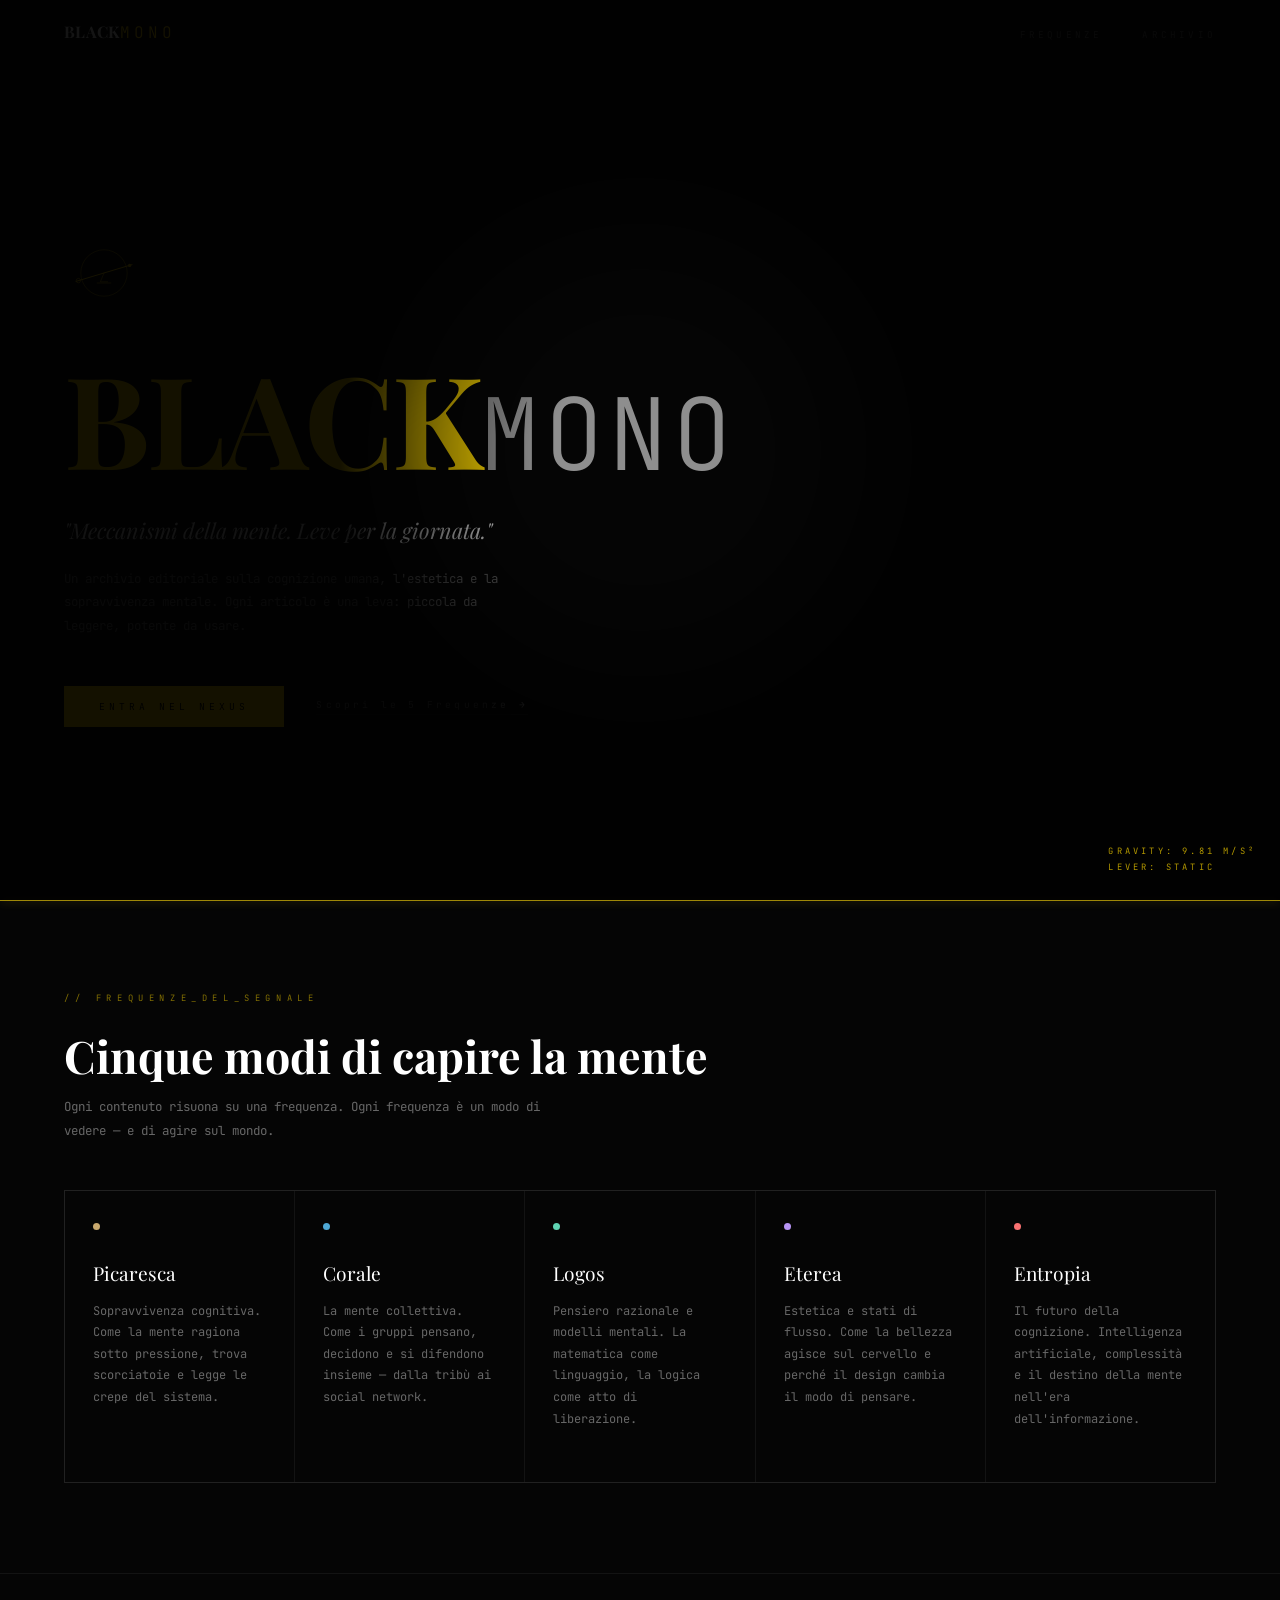
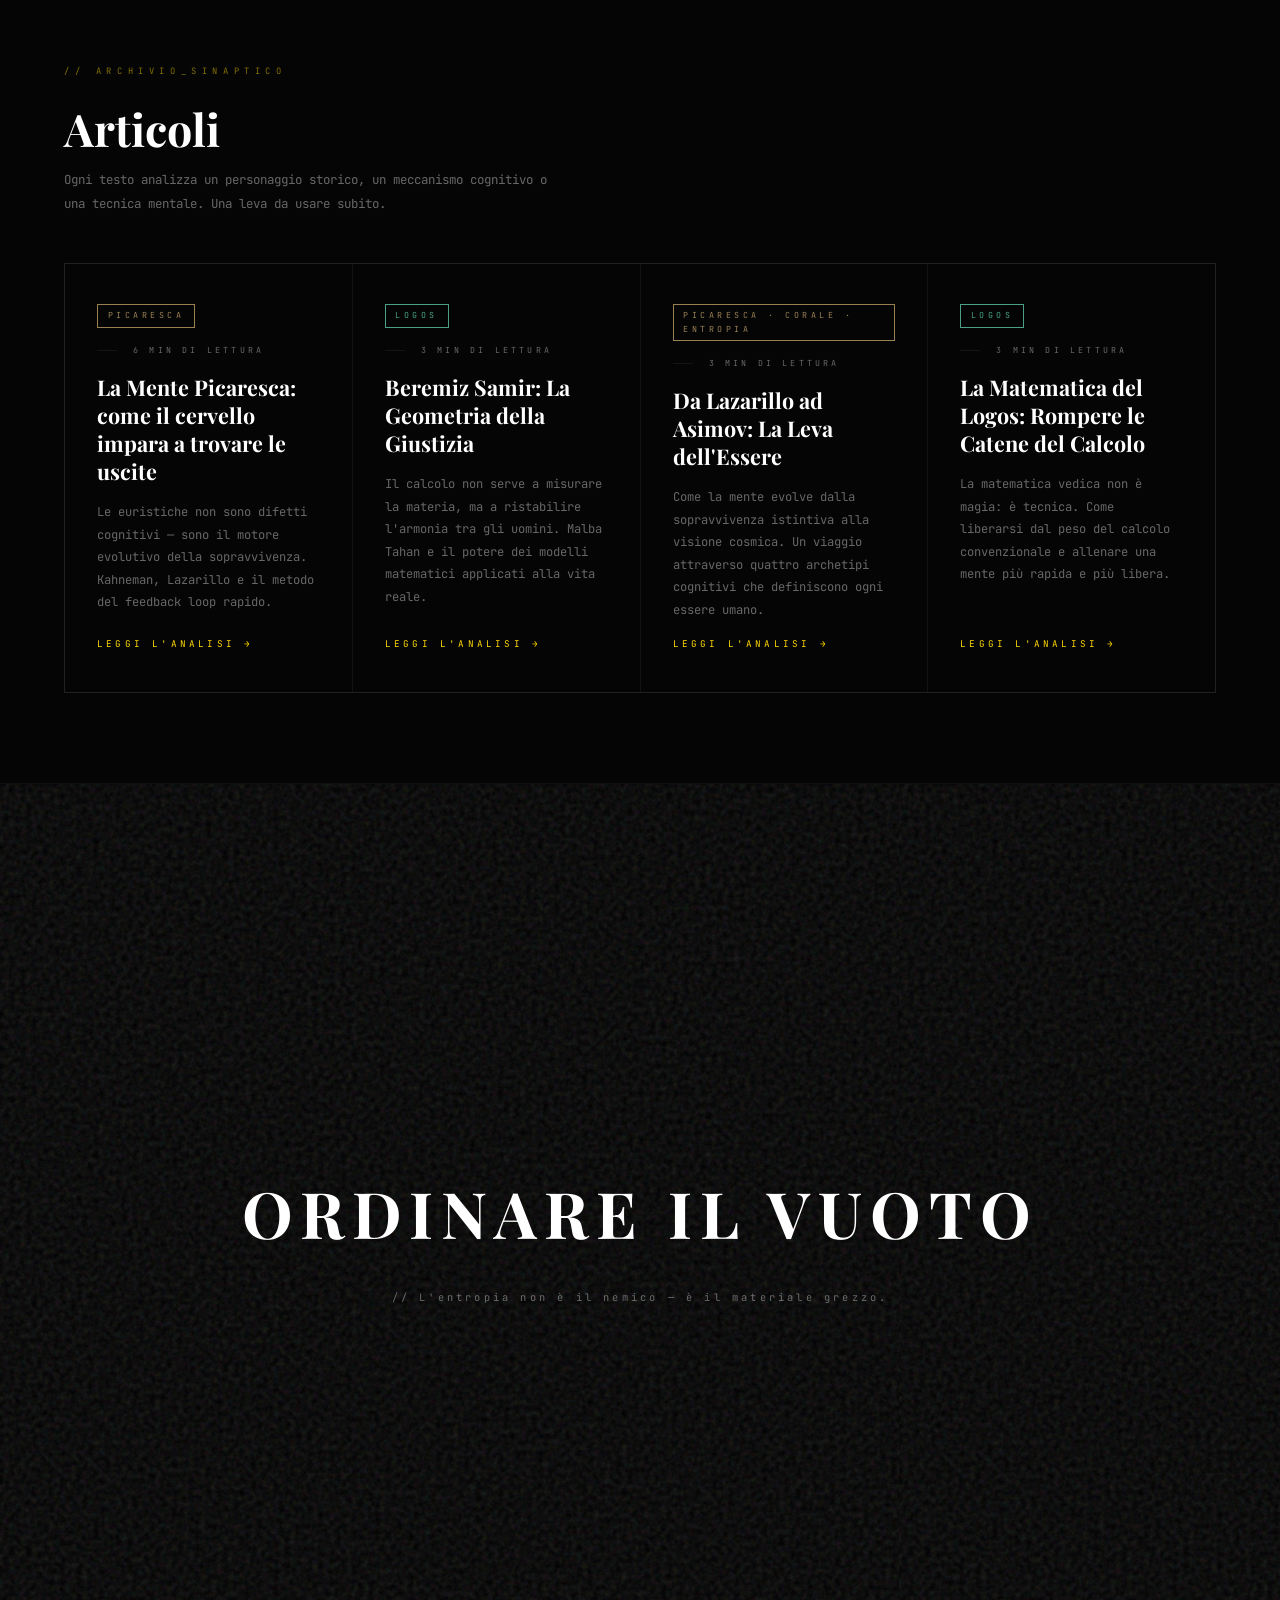
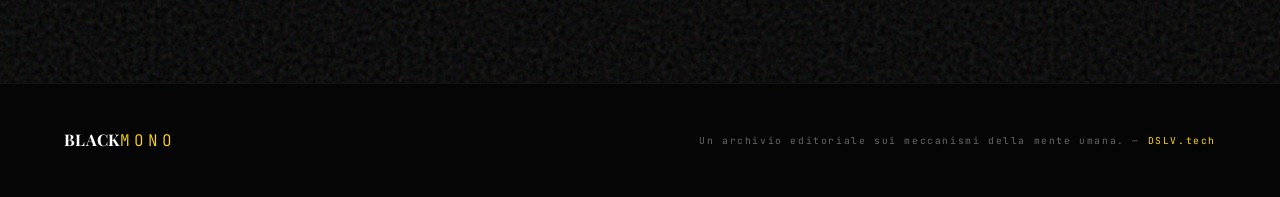
<file: index.html>
<!DOCTYPE html>
<html lang="it">
<head>
    <meta charset="UTF-8">
    <meta name="viewport" content="width=device-width, initial-scale=1.0">

    <!-- SEO & Open Graph -->
    <meta name="description" content="BLACKMONO — Un archivio editoriale sui meccanismi della mente umana. Insight su cognizione, estetica e sopravvivenza mentale.">
    <meta property="og:title" content="BLACKMONO | Il Nesso del Logos">
    <meta property="og:description" content="Meccanismi della mente. Leve per la giornata.">
    <meta property="og:type" content="website">
    <meta name="theme-color" content="#050505">

    <!-- Font: preconnect + stylesheet nel <head> è più veloce di @import in CSS -->
    <link rel="preconnect" href="https://fonts.googleapis.com">
    <link rel="preconnect" href="https://fonts.gstatic.com" crossorigin>
    <link rel="stylesheet" href="https://fonts.googleapis.com/css2?family=JetBrains+Mono:wght@300;400&family=Playfair+Display:ital,wght@0,700;1,400&display=swap">

    <link rel="stylesheet" href="style.css">
    <title>BLACKMONO | Il Nesso del Logos</title>
</head>
<body>

    <!-- OVERLAY EFFETTI FISSI -->
    <div id="cave-mask"></div>
    <div id="lever-line"></div>
    <div class="lever-info">
        <span id="gravity-status">GRAVITY: 9.81 M/S²</span><br>
        <span id="lever-status">LEVER: STATIC</span>
    </div>

    <!-- HEADER -->
    <header id="site-header">
        <div class="logo-mark">
            <a href="index.html"><span class="logo-black">BLACK</span><span class="logo-mono">MONO</span></a>
        </div>
        <nav>
            <ul class="site-nav">
                <li><a href="#frequenze">FREQUENZE</a></li>
                <li><a href="#nexus">ARCHIVIO</a></li>
            </ul>
        </nav>
    </header>

    <!-- ── HERO ──────────────────────────────────────────── -->
    <section id="hero">
        <div class="hero-content">

            <!-- Sigillo "Lever Mind":
                 cerchio = la mente / sfera della coscienza
                 leva    = passa esattamente per il centro (x=100, y=90)
                 fulcro  = triangolo sotto la leva
                 nodo ●  = in alto a destra  → la mente sollevata
                 nodo ○  = in basso a sinistra → il peso / la gravità -->
            <svg class="logo-sigil reveal-text" viewBox="0 0 200 200" fill="none" xmlns="http://www.w3.org/2000/svg">
                <!-- Cerchio della mente -->
                <circle cx="100" cy="90" r="58" stroke="#ffd900" stroke-width="1.5" opacity="0.85"/>

                <!-- Leva inclinata: da (30,111) a (170,69), passa per (100,90) -->
                <line x1="30" y1="111" x2="170" y2="69" stroke="#ffd900" stroke-width="2.5" stroke-linecap="round"/>

                <!-- Fulcro: triangolo con punta sul centro della leva -->
                <path d="M100 90 L91 112 L109 112" stroke="#ffd900" stroke-width="1.5" stroke-linejoin="round" stroke-linecap="round"/>

                <!-- Base del fulcro -->
                <line x1="83" y1="115" x2="117" y2="115" stroke="#ffd900" stroke-width="1.5" stroke-linecap="round"/>

                <!-- Nodo sollevato: estremo alto-destra -->
                <circle cx="164" cy="71" r="4" fill="#ffd900"/>

                <!-- Nodo peso: estremo basso-sinistra -->
                <circle cx="36" cy="109" r="5.5" stroke="#ffd900" stroke-width="1.5"/>
            </svg>

            <h1 class="site-title reveal-text">BLACK<span class="title-mono">MONO</span></h1>

            <p class="hero-tagline reveal-delayed">
                "Meccanismi della mente. Leve per la giornata."
            </p>

            <p class="hero-sub reveal-slow">
                Un archivio editoriale sulla cognizione umana, l'estetica e la sopravvivenza mentale.
                Ogni articolo è una leva: piccola da leggere, potente da usare.
            </p>

            <div class="cta-group reveal-slow">
                <a href="#nexus" class="btn-primary">ENTRA NEL NEXUS</a>
                <a href="#frequenze" class="btn-ghost">Scopri le 5 Frequenze →</a>
            </div>

        </div>
    </section>

    <!-- ── LE 5 FREQUENZE ────────────────────────────────── -->
    <section id="frequenze" class="section">
        <div class="section-label">// FREQUENZE_DEL_SEGNALE</div>
        <h2 class="section-title">Cinque modi di capire la mente</h2>
        <p class="section-sub">
            Ogni contenuto risuona su una frequenza. Ogni frequenza è un modo di vedere — e di agire sul mondo.
        </p>

        <div class="freq-grid">

            <div class="freq-card" data-freq="picaresca" style="--freq-color: var(--freq-picaresca);">
                <span class="freq-dot"></span>
                <div class="freq-name">Picaresca</div>
                <p class="freq-desc">Sopravvivenza cognitiva. Come la mente ragiona sotto pressione, trova scorciatoie e legge le crepe del sistema.</p>
            </div>

            <div class="freq-card" data-freq="corale" style="--freq-color: var(--freq-corale);">
                <span class="freq-dot"></span>
                <div class="freq-name">Corale</div>
                <p class="freq-desc">La mente collettiva. Come i gruppi pensano, decidono e si difendono insieme — dalla tribù ai social network.</p>
            </div>

            <div class="freq-card" data-freq="logos" style="--freq-color: var(--freq-logos);">
                <span class="freq-dot"></span>
                <div class="freq-name">Logos</div>
                <p class="freq-desc">Pensiero razionale e modelli mentali. La matematica come linguaggio, la logica come atto di liberazione.</p>
            </div>

            <div class="freq-card" data-freq="eterea" style="--freq-color: var(--freq-eterea);">
                <span class="freq-dot"></span>
                <div class="freq-name">Eterea</div>
                <p class="freq-desc">Estetica e stati di flusso. Come la bellezza agisce sul cervello e perché il design cambia il modo di pensare.</p>
            </div>

            <div class="freq-card" data-freq="entropia" style="--freq-color: var(--freq-entropia);">
                <span class="freq-dot"></span>
                <div class="freq-name">Entropia</div>
                <p class="freq-desc">Il futuro della cognizione. Intelligenza artificiale, complessità e il destino della mente nell'era dell'informazione.</p>
            </div>

        </div>
    </section>

    <!-- ── ARCHIVIO SINAPTICO ─────────────────────────────── -->
    <section id="nexus" class="section">
        <div class="section-label">// ARCHIVIO_SINAPTICO</div>
        <h2 class="section-title">Articoli</h2>
        <p class="section-sub">
            Ogni testo analizza un personaggio storico, un meccanismo cognitivo o una tecnica mentale. Una leva da usare subito.
        </p>

        <div class="article-grid">

            <a href="articoli/reader.html?a=mente-picaresca.md" class="article-card" style="--freq-color: var(--freq-picaresca);">
                <span class="freq-tag">PICARESCA</span>
                <div class="card-meta">6 MIN DI LETTURA</div>
                <h3 class="article-title">La Mente Picaresca: come il cervello impara a trovare le uscite</h3>
                <p class="article-excerpt">Le euristiche non sono difetti cognitivi — sono il motore evolutivo della sopravvivenza. Kahneman, Lazarillo e il metodo del feedback loop rapido.</p>
                <span class="article-link">LEGGI L'ANALISI →</span>
            </a>

            <a href="articoli/reader.html?a=malba-tahan.md" class="article-card" style="--freq-color: var(--freq-logos);">
                <span class="freq-tag">LOGOS</span>
                <div class="card-meta">3 MIN DI LETTURA</div>
                <h3 class="article-title">Beremiz Samir: La Geometria della Giustizia</h3>
                <p class="article-excerpt">Il calcolo non serve a misurare la materia, ma a ristabilire l'armonia tra gli uomini. Malba Tahan e il potere dei modelli matematici applicati alla vita reale.</p>
                <span class="article-link">LEGGI L'ANALISI →</span>
            </a>

            <a href="articoli/reader.html?a=pilota-01.md" class="article-card" style="--freq-color: var(--freq-picaresca);">
                <span class="freq-tag">PICARESCA · CORALE · ENTROPIA</span>
                <div class="card-meta">3 MIN DI LETTURA</div>
                <h3 class="article-title">Da Lazarillo ad Asimov: La Leva dell'Essere</h3>
                <p class="article-excerpt">Come la mente evolve dalla sopravvivenza istintiva alla visione cosmica. Un viaggio attraverso quattro archetipi cognitivi che definiscono ogni essere umano.</p>
                <span class="article-link">LEGGI L'ANALISI →</span>
            </a>

            <a href="articoli/reader.html?a=pilota-02.md" class="article-card" style="--freq-color: var(--freq-logos);">
                <span class="freq-tag">LOGOS</span>
                <div class="card-meta">3 MIN DI LETTURA</div>
                <h3 class="article-title">La Matematica del Logos: Rompere le Catene del Calcolo</h3>
                <p class="article-excerpt">La matematica vedica non è magia: è tecnica. Come liberarsi dal peso del calcolo convenzionale e allenare una mente più rapida e più libera.</p>
                <span class="article-link">LEGGI L'ANALISI →</span>
            </a>

        </div>
    </section>

    <!-- ── VOLTA DELL'ENTROPIA ────────────────────────────── -->
    <section id="entropy-vault">
        <div id="entropy-field" class="entropy-bg"></div>
        <div class="nexus-focus">
            <h2 class="vault-title">ORDINARE IL VUOTO</h2>
            <p class="vault-sub">// L'entropia non è il nemico — è il materiale grezzo.</p>
        </div>
    </section>

    <!-- ── FOOTER ─────────────────────────────────────────── -->
    <footer class="site-footer">
        <div class="footer-inner">
            <div class="logo-mark">
                <span class="logo-black">BLACK</span><span class="logo-mono">MONO</span>
            </div>
            <p class="footer-copy">
                Un archivio editoriale sui meccanismi della mente umana. &mdash;
                <a href="https://dslv.tech" target="_blank" rel="noopener">DSLV.tech</a>
            </p>
        </div>
    </footer>

    <script src="script.js"></script>
</body>
</html>
</file>
<file: style.css>
/* ============================================================
   BLACKMONO — Brand Identity v2
   Missione: meccanismi della mente, leve per la giornata.
   ============================================================ */

/* Font caricati via <link> nell'HTML — qui solo i fallback */

/* ── TOKEN DI BRAND ──────────────────────────────────────── */
:root {
    /* Palette core */
    --bg:           #050505;
    --surface:      #0d0d0d;
    --surface-2:    #111111;
    --border:       rgba(255, 255, 255, 0.06);
    --text:         #e0e0e0;
    --text-muted:   rgba(224, 224, 224, 0.45);
    --gold:         #ffd900;

    /* 5 Frequenze */
    --freq-picaresca: #c9a96e;
    --freq-corale:    #4fa8d5;
    --freq-logos:     #5fd4b3;
    --freq-eterea:    #b794f4;
    --freq-entropia:  #f87171;

    /* Tipografia */
    --font-mono:   'JetBrains Mono', monospace;
    --font-serif:  'Playfair Display', serif;

    /* Spaziatura */
    --pad-x: clamp(1.5rem, 5vw, 6rem);
    --pad-y: clamp(4rem, 10vh, 7rem);
}

/* ── RESET & BASE ────────────────────────────────────────── */
*, *::before, *::after {
    margin: 0; padding: 0;
    box-sizing: border-box;
    -webkit-tap-highlight-color: transparent;
}

html { scroll-behavior: smooth; }

body {
    background: var(--bg);
    color: var(--text);
    font-family: var(--font-mono);
    overflow-x: hidden;
    line-height: 1.6;
}

a { color: inherit; text-decoration: none; }
img, svg { display: block; }

/* ── OVERLAY FISSI ───────────────────────────────────────── */

/* Maschera "torcia" — segue il cursore */
#cave-mask {
    position: fixed; top: 0; left: 0;
    width: 100vw; height: 100vh;
    z-index: 100; pointer-events: none;
    mix-blend-mode: multiply;
    background: radial-gradient(
        circle at var(--mouse-x, 50%) var(--mouse-y, 50%),
        transparent 90px,
        rgba(0, 0, 0, 0.92) 300px
    );
}

/* Linea leva — scorre con lo scroll */
#lever-line {
    position: fixed;
    height: 1px; width: 100vw;
    background: var(--gold);
    top: 50%; left: 0;
    z-index: 15;
    box-shadow: 0 0 10px var(--gold);
    pointer-events: none;
    transition: top 0.08s ease-out, background-color 0.3s ease;
    opacity: 0.6;
}

/* HUD telemetria */
.lever-info {
    position: fixed;
    bottom: 1.5rem; right: 1.5rem;
    font-size: 0.55rem;
    letter-spacing: 0.2rem;
    color: var(--gold);
    z-index: 101;
    opacity: 0.7;
    line-height: 1.9;
}

/* ── HEADER ──────────────────────────────────────────────── */

#site-header {
    position: fixed;
    top: 0; left: 0; right: 0;
    z-index: 50;
    display: flex;
    justify-content: space-between;
    align-items: center;
    padding: 1.25rem var(--pad-x);
    border-bottom: 1px solid transparent;
    transition: border-color 0.3s, background 0.3s, backdrop-filter 0.3s;
}

#site-header.scrolled {
    background: rgba(5, 5, 5, 0.88);
    backdrop-filter: blur(14px);
    -webkit-backdrop-filter: blur(14px);
    border-color: var(--border);
}

/* Logo: split visivo tra "BLACK" (serif) e "MONO" (mono) */
.logo-mark {
    font-size: 1rem;
    line-height: 1;
}

.logo-mark a { color: inherit; text-decoration: none; }

.logo-black {
    font-family: var(--font-serif);
    font-weight: 700;
    color: #fff;
    letter-spacing: 0.02em;
}

.logo-mono {
    font-family: var(--font-mono);
    font-weight: 300;
    color: var(--gold);
    letter-spacing: 0.25em;
}

.site-nav {
    display: flex;
    gap: 2.5rem;
    list-style: none;
}

.site-nav a {
    font-size: 0.58rem;
    letter-spacing: 0.2rem;
    color: var(--text-muted);
    transition: color 0.2s;
}

.site-nav a:hover { color: var(--gold); }

/* ── HERO ────────────────────────────────────────────────── */

#hero {
    min-height: 100vh;
    display: flex;
    align-items: center;
    padding: var(--pad-y) var(--pad-x);
    padding-top: calc(var(--pad-y) + 4rem);
    position: relative;
}

.hero-content {
    position: relative;
    z-index: 2;
    max-width: 720px;
}

.logo-sigil {
    width: clamp(48px, 7vw, 80px);
    margin-bottom: 2.5rem;
}

h1.site-title {
    font-family: var(--font-serif);
    font-size: clamp(3.5rem, 10vw, 9rem);
    color: var(--gold);
    line-height: 0.95;
    margin-bottom: 2rem;
    letter-spacing: -0.02em;
}

/* Split tipografico nel titolo hero */
.title-mono {
    font-family: var(--font-mono);
    font-weight: 300;
    color: rgba(255, 255, 255, 0.55);
    font-size: 0.78em;
    letter-spacing: 0.04em;
}

.hero-tagline {
    font-family: var(--font-serif);
    font-style: italic;
    font-size: clamp(1rem, 2vw, 1.35rem);
    color: var(--text);
    opacity: 0.85;
    margin-bottom: 1.25rem;
    max-width: 560px;
    line-height: 1.5;
}

.hero-sub {
    font-size: 0.78rem;
    color: var(--text-muted);
    max-width: 460px;
    line-height: 1.9;
    margin-bottom: 3rem;
}

.cta-group {
    display: flex;
    gap: 2rem;
    flex-wrap: wrap;
    align-items: center;
}

.btn-primary {
    display: inline-block;
    padding: 0.8rem 2.2rem;
    background: var(--gold);
    color: #000;
    font-family: var(--font-mono);
    font-size: 0.6rem;
    letter-spacing: 0.25rem;
    transition: opacity 0.2s;
}

.btn-primary:hover { opacity: 0.8; }

.btn-ghost {
    font-size: 0.6rem;
    letter-spacing: 0.2rem;
    color: var(--text-muted);
    border-bottom: 1px solid var(--border);
    padding-bottom: 2px;
    transition: color 0.2s, border-color 0.2s;
}

.btn-ghost:hover { color: var(--text); border-color: rgba(255,255,255,0.3); }

/* ── SEZIONE GENERICA ────────────────────────────────────── */

.section {
    padding: var(--pad-y) var(--pad-x);
    position: relative;
    z-index: 2;
    border-top: 1px solid var(--border);
}

.section-label {
    font-size: 0.55rem;
    letter-spacing: 0.35rem;
    color: var(--gold);
    opacity: 0.5;
    text-transform: uppercase;
    margin-bottom: 1.5rem;
}

.section-title {
    font-family: var(--font-serif);
    font-size: clamp(1.8rem, 4vw, 2.8rem);
    color: #fff;
    margin-bottom: 0.75rem;
    line-height: 1.2;
}

.section-sub {
    font-size: 0.78rem;
    color: var(--text-muted);
    max-width: 500px;
    line-height: 1.9;
    margin-bottom: 3rem;
}

/* ── LE 5 FREQUENZE ──────────────────────────────────────── */

.freq-grid {
    display: grid;
    grid-template-columns: repeat(auto-fit, minmax(200px, 1fr));
    gap: 1px;
    background: var(--border);
    border: 1px solid var(--border);
}

.freq-card {
    background: var(--bg);
    padding: 2rem 1.75rem;
    cursor: default;
    transition: background 0.25s;
    position: relative;
    overflow: hidden;
}

/* Indicatore colore laterale */
.freq-card::before {
    content: '';
    position: absolute;
    top: 0; left: 0;
    width: 3px; height: 100%;
    background: var(--freq-color, var(--gold));
    transform: scaleY(0);
    transform-origin: bottom;
    transition: transform 0.35s cubic-bezier(0.16, 1, 0.3, 1);
}

.freq-card:hover { background: var(--surface); }
.freq-card:hover::before { transform: scaleY(1); }

.freq-dot {
    display: inline-block;
    width: 7px; height: 7px;
    border-radius: 50%;
    background: var(--freq-color, var(--gold));
    margin-bottom: 1.25rem;
}

.freq-name {
    font-family: var(--font-serif);
    font-size: 1.2rem;
    color: #fff;
    margin-bottom: 0.75rem;
}

.freq-desc {
    font-size: 0.75rem;
    color: var(--text-muted);
    line-height: 1.8;
    margin-bottom: 1.25rem;
}


/* ── GRIGLIA ARTICOLI ────────────────────────────────────── */

.article-grid {
    display: grid;
    grid-template-columns: repeat(auto-fill, minmax(280px, 1fr));
    gap: 1px;
    background: var(--border);
    border: 1px solid var(--border);
}

.article-card {
    background: var(--bg);
    padding: 2.5rem 2rem;
    display: flex;
    flex-direction: column;
    gap: 1rem;
    transition: background 0.25s;
    position: relative;
    overflow: hidden;
}

.article-card::before {
    content: '';
    position: absolute;
    top: 0; left: 0;
    width: 100%; height: 2px;
    background: var(--freq-color, var(--gold));
    transform: scaleX(0);
    transform-origin: left;
    transition: transform 0.4s cubic-bezier(0.16, 1, 0.3, 1);
}

.article-card:hover { background: var(--surface); }
.article-card:hover::before { transform: scaleX(1); }

.freq-tag {
    font-size: 0.52rem;
    letter-spacing: 0.22rem;
    color: var(--freq-color, var(--gold));
    border: 1px solid var(--freq-color, var(--gold));
    display: inline-block;
    width: fit-content;
    padding: 0.25rem 0.6rem;
    opacity: 0.75;
}

.article-title {
    font-family: var(--font-serif);
    font-size: 1.35rem;
    color: #fff;
    line-height: 1.3;
}

.article-excerpt {
    font-size: 0.76rem;
    color: var(--text-muted);
    line-height: 1.85;
    flex: 1;
}

.article-link {
    font-size: 0.58rem;
    letter-spacing: 0.2rem;
    color: var(--gold);
    display: inline-flex;
    align-items: center;
    gap: 0.5rem;
    margin-top: auto;
    transition: gap 0.25s;
}

.article-card:hover .article-link { gap: 1rem; }

/* Meta riga: tempo di lettura */
.card-meta {
    font-size: 0.52rem;
    letter-spacing: 0.2rem;
    color: var(--text-muted);
    display: flex;
    align-items: center;
    gap: 1rem;
}

.card-meta::before {
    content: '';
    display: inline-block;
    width: 20px;
    height: 1px;
    background: var(--border);
    vertical-align: middle;
}

/* ── VOLTA DELL'ENTROPIA ─────────────────────────────────── */

#entropy-vault {
    height: 100vh;
    position: relative;
    overflow: hidden;
    background: #000;
    border-top: 1px solid var(--border);
}

.entropy-bg {
    position: absolute; top: 0; left: 0;
    width: 100%; height: 100%;
    z-index: 1; opacity: 0.15;
    background-image: url('data:image/svg+xml;utf8,<svg viewBox="0 0 200 200" xmlns="http://www.w3.org/2000/svg"><filter id="f"><feTurbulence type="fractalNoise" baseFrequency="0.8" numOctaves="3" stitchTiles="stitch"/></filter><rect width="100%25" height="100%25" filter="url(%23f)"/></svg>');
}

.nexus-focus {
    position: relative; z-index: 10;
    height: 100%;
    display: flex; flex-direction: column;
    justify-content: center; align-items: center;
    gap: 1.5rem;
    pointer-events: none;
}

.vault-title {
    font-family: var(--font-serif);
    font-size: clamp(2rem, 5vw, 4rem);
    color: #fff;
    text-align: center;
    letter-spacing: 0.5rem;
}

.vault-sub {
    font-size: 0.65rem;
    color: var(--text-muted);
    letter-spacing: 0.2rem;
    text-align: center;
}

/* ── ANIMAZIONI ENTRATA ──────────────────────────────────── */

.reveal-text {
    animation: reveal-in 1.2s cubic-bezier(0.16, 1, 0.3, 1) both;
}

.reveal-delayed {
    animation: reveal-in 1.2s cubic-bezier(0.16, 1, 0.3, 1) 0.2s both;
}

.reveal-slow {
    animation: reveal-in 1.4s cubic-bezier(0.16, 1, 0.3, 1) 0.4s both;
}

@keyframes reveal-in {
    from { opacity: 0; transform: translateY(1.5rem); }
    to   { opacity: 1; transform: translateY(0); }
}

/* ── FOOTER ──────────────────────────────────────────────── */

.site-footer {
    border-top: 1px solid var(--border);
    padding: 3rem var(--pad-x);
    position: relative;
    z-index: 2;
}

.footer-inner {
    display: flex;
    justify-content: space-between;
    align-items: center;
    flex-wrap: wrap;
    gap: 1.5rem;
}

.footer-copy {
    font-size: 0.6rem;
    letter-spacing: 0.1rem;
    color: var(--text-muted);
    line-height: 1.7;
}

.footer-copy a {
    color: var(--gold);
    transition: opacity 0.2s;
}

.footer-copy a:hover { opacity: 0.65; }

/* ── RESPONSIVE ──────────────────────────────────────────── */

@media (max-width: 768px) {
    .site-nav              { display: none; }
    .freq-grid             { grid-template-columns: 1fr; }
    .article-grid          { grid-template-columns: 1fr; }
    .vault-title           { letter-spacing: 0.15rem; }
    #lever-line            { height: 3px; }
    .cta-group             { flex-direction: column; align-items: flex-start; gap: 1.25rem; }
}
</file>
